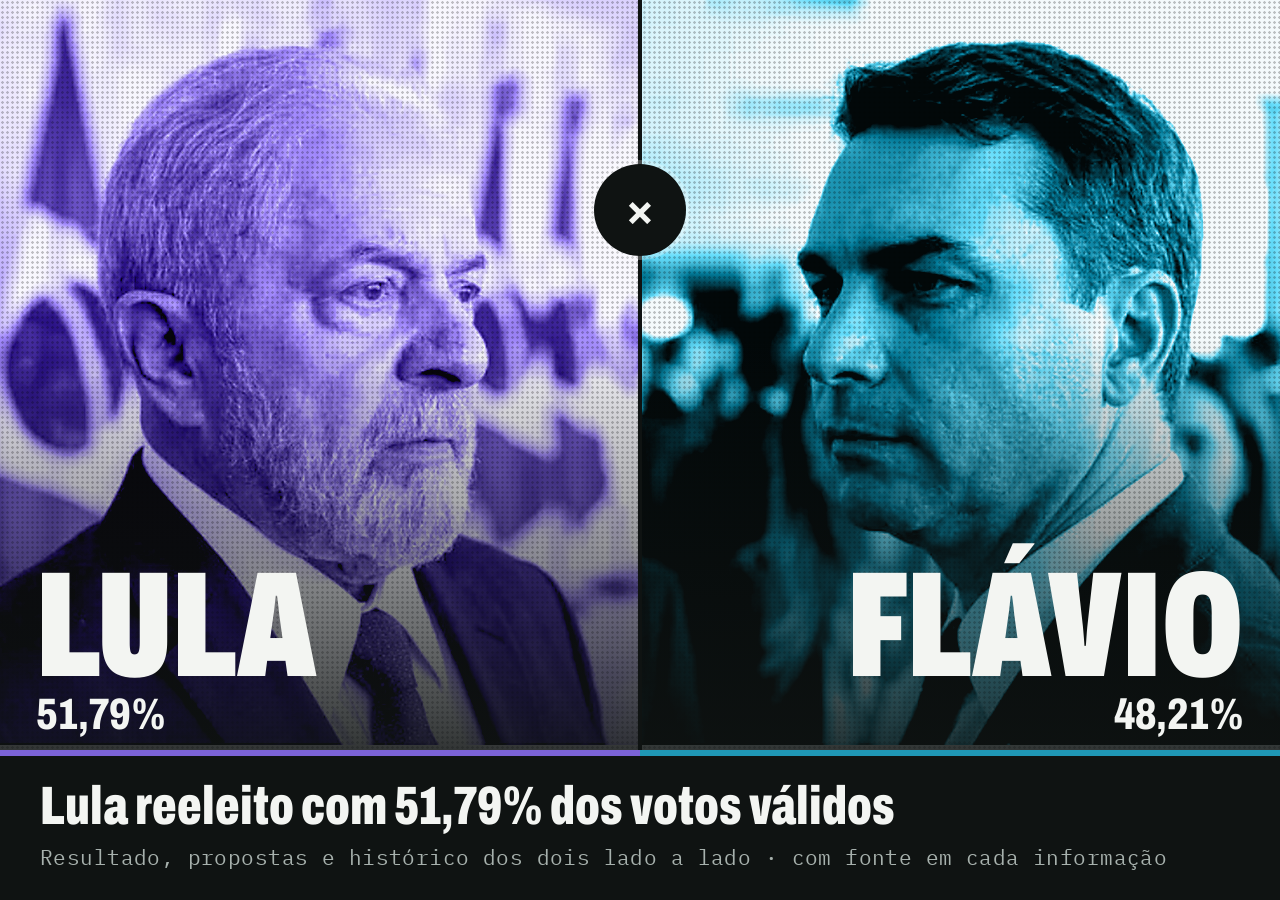
<file: fonte/web/og-imagem.html>
<!doctype html><html><head><meta charset="utf-8"><link rel="stylesheet" href="fonts.css"><style>
html,body{margin:0;width:1200px;height:630px;background:#0f1312;color:#f3f5f2;font-family:'Public Sans',sans-serif;overflow:hidden}
.faces{position:absolute;inset:0 0 150px 0;display:flex;gap:4px}
.face{position:relative;flex:1;overflow:hidden}
.face-l{background:#7b63d6}.face-f{background:#1f97b5}
.face img{position:absolute;inset:0;width:100%;height:100%;object-fit:cover;filter:grayscale(1) contrast(1.25) brightness(1.08);mix-blend-mode:luminosity;opacity:.95}
.face-l img{object-position:42% 22%}.face-f img{object-position:58% 20%}
.face::before{content:"";position:absolute;inset:0;z-index:1;background:radial-gradient(circle at center,rgba(0,0,0,.42) 0 1.1px,transparent 1.5px) 0 0/5px 5px;mix-blend-mode:multiply;opacity:.55}
.face::after{content:"";position:absolute;inset:0;z-index:1;background:linear-gradient(180deg,rgba(15,19,18,0) 45%,rgba(15,19,18,.85) 100%)}
.name{position:absolute;bottom:14px;z-index:2;font-family:'Archivo';font-stretch:62%;font-weight:900;font-size:150px;line-height:.8;text-transform:uppercase}
.face-l .name{left:36px}.face-f .name{right:36px}
.vs{position:absolute;left:50%;top:210px;transform:translate(-50%,-50%);z-index:3;width:92px;height:92px;border-radius:50%;background:#0f1312;display:grid;place-items:center;font-family:'Archivo';font-weight:800;font-size:46px;box-shadow:0 0 0 4px rgba(255,255,255,.25)}
.band{position:absolute;left:0;right:0;bottom:0;height:150px;padding:0 40px;display:flex;flex-direction:column;justify-content:center;gap:10px}
.band::before{content:"";position:absolute;top:0;left:0;right:0;height:6px;background:linear-gradient(90deg,#7b63d6 0 50%,#1f97b5 50% 100%)}
h1{margin:0;font-family:'Archivo';font-stretch:68%;font-weight:850;font-size:54px;line-height:1}
p{margin:0;font-family:'IBM Plex Mono';font-size:21px;color:#a7b1ad;letter-spacing:.02em}
.name em{display:block;font-style:normal;font-family:"Archivo";font-stretch:75%;font-weight:800;font-size:44px;line-height:1;margin-top:6px}.face-f .name{text-align:right}</style></head><body>
<div class="faces"><div class="face face-l"><img src="../lula.jpg"><span class="name">Lula<em>51,79%</em></span></div><div class="face face-f"><img src="../flavio.jpg"><span class="name">Flávio<em>48,21%</em></span></div></div>
<div class="vs">×</div>
<div class="band"><h1>Lula reeleito com 51,79% dos votos válidos</h1><p>Resultado, propostas e histórico dos dois lado a lado · com fonte em cada informação</p></div>
</body></html>
</file>
<file: fonte/web/fonts.css>
@font-face{font-family:'Archivo';font-style:normal;font-weight:100 900;font-stretch:62% 125%;font-display:swap;src:url(fonts/archivo-latin-wdth-normal.woff2) format('woff2-variations');unicode-range:U+0000-00FF,U+0131,U+0152-0153,U+02BB-02BC,U+02C6,U+02DA,U+02DC,U+0304,U+0308,U+0329,U+2000-206F,U+20AC,U+2122,U+2191,U+2193,U+2212,U+2215,U+FEFF,U+FFFD}
@font-face{font-family:'Archivo';font-style:normal;font-weight:100 900;font-stretch:62% 125%;font-display:swap;src:url(fonts/archivo-latin-ext-wdth-normal.woff2) format('woff2-variations');unicode-range:U+0100-02BA,U+02BD-02C5,U+02C7-02CC,U+02CE-02D7,U+02DD-02FF,U+0304,U+0308,U+0329,U+1D00-1DBF,U+1E00-1E9F,U+1EF2-1EFF,U+2020,U+20A0-20AB,U+20AD-20C0,U+2113,U+2C60-2C7F,U+A720-A7FF}
@font-face{font-family:'Public Sans';font-style:normal;font-weight:400;font-display:swap;src:url(fonts/public-sans-latin-400-normal.woff2) format('woff2');unicode-range:U+0000-00FF,U+0131,U+0152-0153,U+02BB-02BC,U+02C6,U+02DA,U+02DC,U+0304,U+0308,U+0329,U+2000-206F,U+20AC,U+2122,U+2191,U+2193,U+2212,U+2215,U+FEFF,U+FFFD}
@font-face{font-family:'Public Sans';font-style:italic;font-weight:400;font-display:swap;src:url(fonts/public-sans-latin-400-italic.woff2) format('woff2');unicode-range:U+0000-00FF,U+0131,U+0152-0153,U+02BB-02BC,U+02C6,U+02DA,U+02DC,U+0304,U+0308,U+0329,U+2000-206F,U+20AC,U+2122,U+2191,U+2193,U+2212,U+2215,U+FEFF,U+FFFD}
@font-face{font-family:'Public Sans';font-style:normal;font-weight:600;font-display:swap;src:url(fonts/public-sans-latin-600-normal.woff2) format('woff2');unicode-range:U+0000-00FF,U+0131,U+0152-0153,U+02BB-02BC,U+02C6,U+02DA,U+02DC,U+0304,U+0308,U+0329,U+2000-206F,U+20AC,U+2122,U+2191,U+2193,U+2212,U+2215,U+FEFF,U+FFFD}
@font-face{font-family:'Public Sans';font-style:normal;font-weight:700;font-display:swap;src:url(fonts/public-sans-latin-700-normal.woff2) format('woff2');unicode-range:U+0000-00FF,U+0131,U+0152-0153,U+02BB-02BC,U+02C6,U+02DA,U+02DC,U+0304,U+0308,U+0329,U+2000-206F,U+20AC,U+2122,U+2191,U+2193,U+2212,U+2215,U+FEFF,U+FFFD}
@font-face{font-family:'Public Sans';font-style:normal;font-weight:400;font-display:swap;src:url(fonts/public-sans-latin-ext-400-normal.woff2) format('woff2');unicode-range:U+0100-02BA,U+02BD-02C5,U+02C7-02CC,U+02CE-02D7,U+02DD-02FF,U+0304,U+0308,U+0329,U+1D00-1DBF,U+1E00-1E9F,U+1EF2-1EFF,U+2020,U+20A0-20AB,U+20AD-20C0,U+2113,U+2C60-2C7F,U+A720-A7FF}
@font-face{font-family:'IBM Plex Mono';font-style:normal;font-weight:400;font-display:swap;src:url(fonts/ibm-plex-mono-latin-400-normal.woff2) format('woff2');unicode-range:U+0000-00FF,U+0131,U+0152-0153,U+02BB-02BC,U+02C6,U+02DA,U+02DC,U+0304,U+0308,U+0329,U+2000-206F,U+20AC,U+2122,U+2191,U+2193,U+2212,U+2215,U+FEFF,U+FFFD}
@font-face{font-family:'IBM Plex Mono';font-style:normal;font-weight:500;font-display:swap;src:url(fonts/ibm-plex-mono-latin-500-normal.woff2) format('woff2');unicode-range:U+0000-00FF,U+0131,U+0152-0153,U+02BB-02BC,U+02C6,U+02DA,U+02DC,U+0304,U+0308,U+0329,U+2000-206F,U+20AC,U+2122,U+2191,U+2193,U+2212,U+2215,U+FEFF,U+FFFD}
</file>
